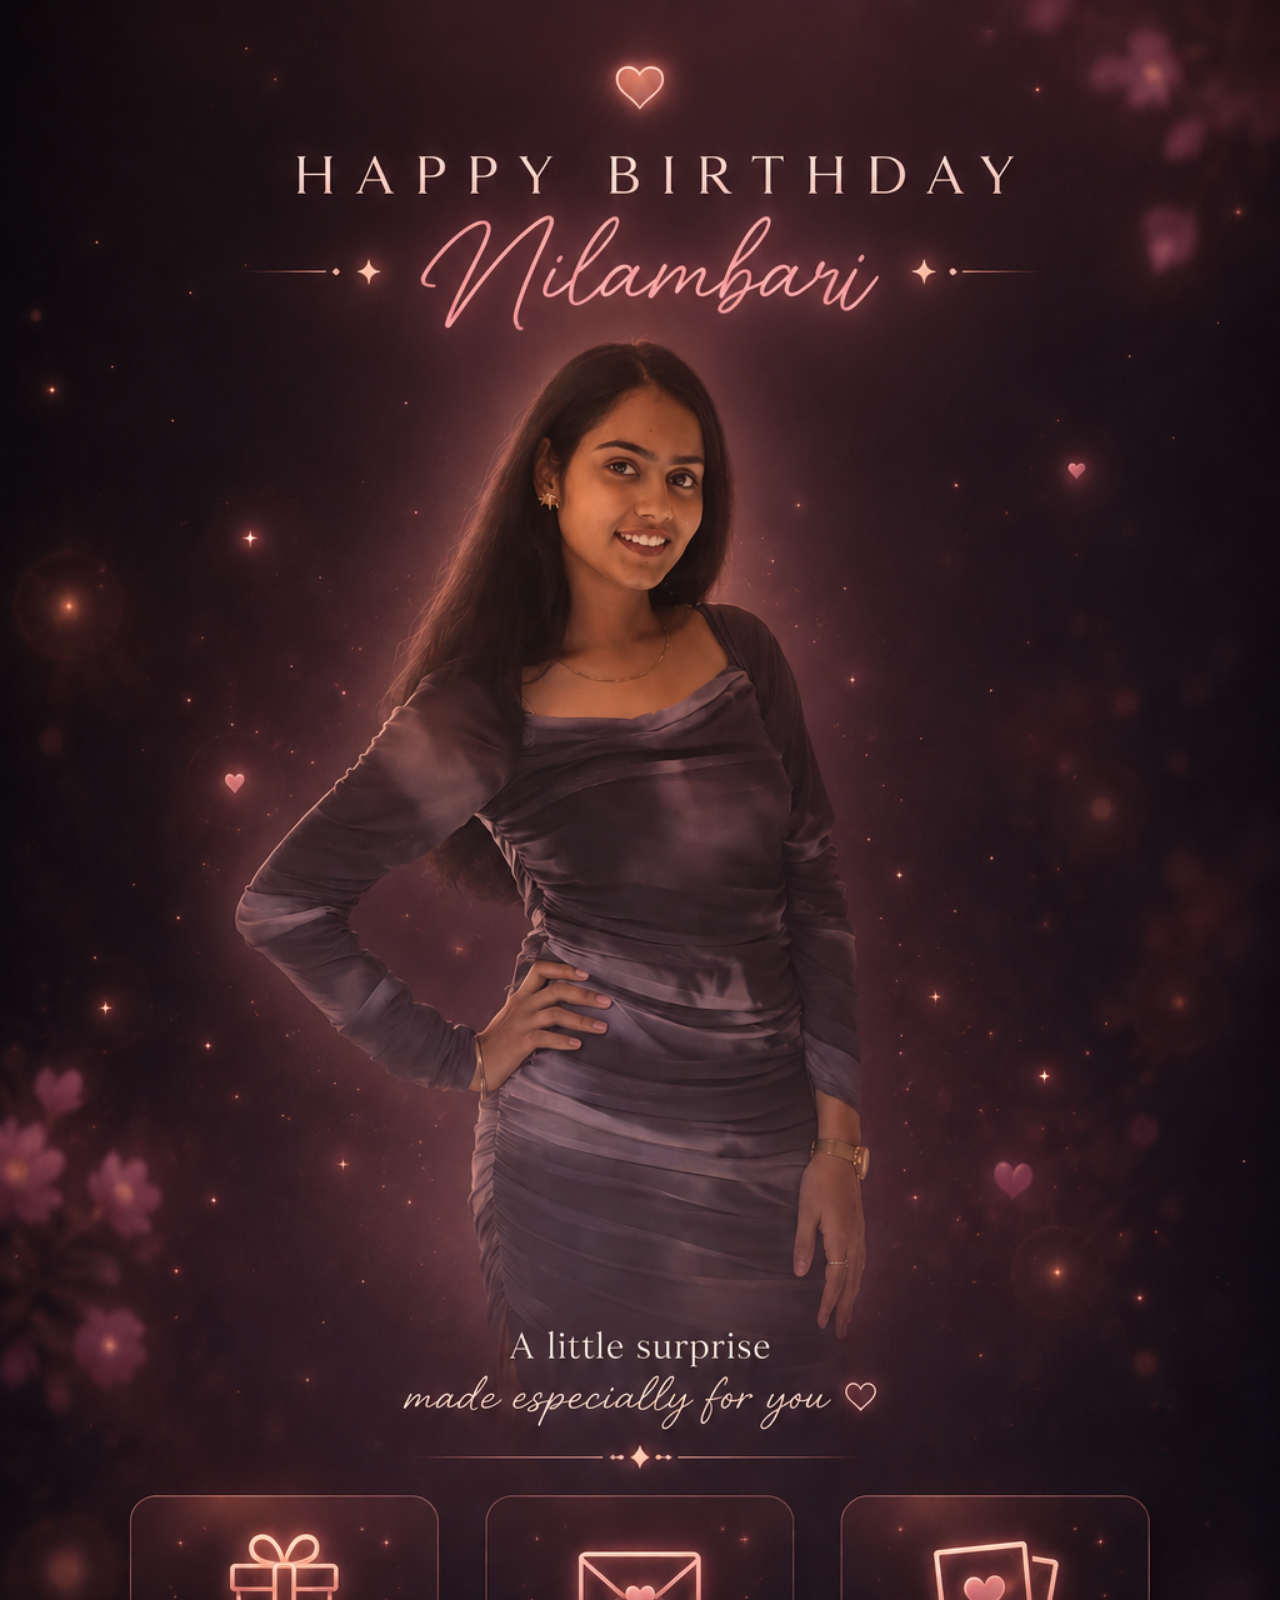
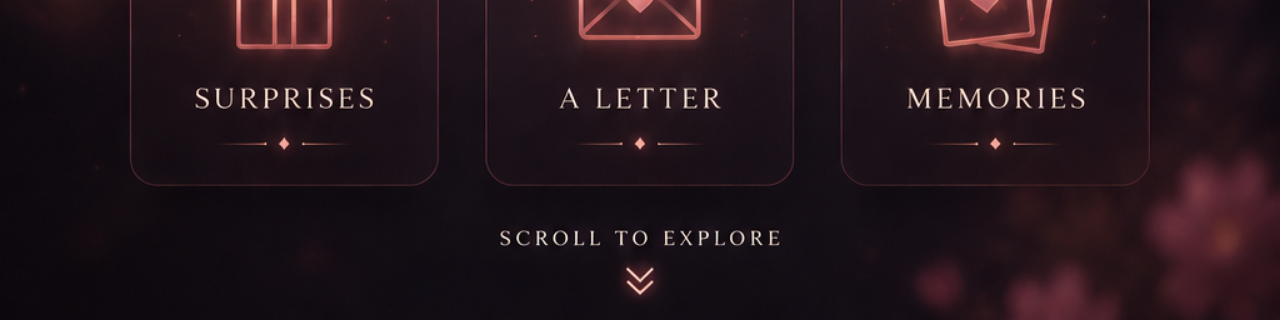
<file: index.html>
<!DOCTYPE html>
<html lang="en">
<head>
    <meta charset="UTF-8">
    <meta name="viewport" content="width=device-width, initial-scale=1.0">

    <title>Happy Birthday Nilambari ♡</title>

    <link rel="stylesheet" href="style.css">
</head>

<body>

    <div class="birthday-page">

        <!-- YOUR COMPLETE BIRTHDAY DESIGN -->
        <img
            src="image.png"
            alt="Happy Birthday Nilambari"
            class="birthday-image"
        >


        <!--
            INVISIBLE CLICKABLE AREAS

            These sit ON TOP of the cards already present
            inside your image.
        -->

        <!-- SURPRISES -->
        <a
            href="surprises.html"
            class="hotspot surprises-hotspot"
            aria-label="Open Surprises"
        ></a>


        <!-- LETTER -->
        <a
            href="letter.html"
            class="hotspot letter-hotspot"
            aria-label="Open Letter"
        ></a>


        <!-- MEMORIES -->
        <a
            href="memories.html"
            class="hotspot memories-hotspot"
            aria-label="Open Memories"
        ></a>

    </div>

</body>
</html>
</file>
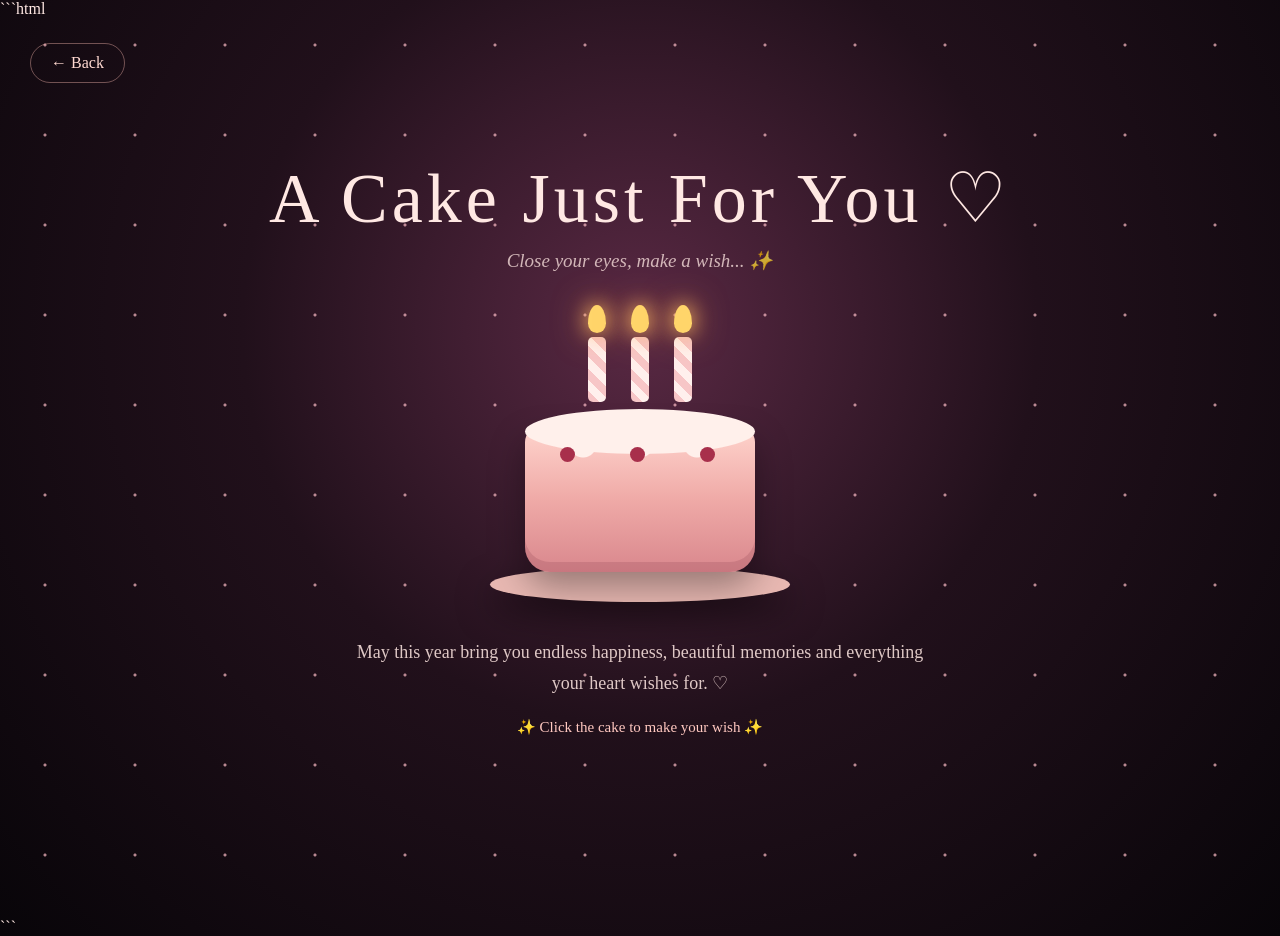
<file: cake.html>
```html
<!DOCTYPE html>
<html lang="en">
<head>
    <meta charset="UTF-8">
    <meta name="viewport" content="width=device-width, initial-scale=1.0">

    <title>A Birthday Cake for Nilambari ♡</title>

    <style>
        * {
            margin: 0;
            padding: 0;
            box-sizing: border-box;
        }

        body {
            min-height: 100vh;
            overflow: hidden;
            font-family: Georgia, serif;
            color: #ffe8e3;

            background:
                radial-gradient(
                    circle at 50% 35%,
                    #5a2944 0%,
                    #21101b 45%,
                    #080509 100%
                );
        }

        /* STARS */

        body::before {
            content: "";
            position: fixed;
            inset: 0;
            pointer-events: none;

            background-image:
                radial-gradient(
                    circle,
                    rgba(255, 190, 200, .7) 1px,
                    transparent 2px
                );

            background-size: 90px 90px;

            animation: stars 12s linear infinite;
        }

        @keyframes stars {
            from {
                transform: translateY(0);
            }

            to {
                transform: translateY(-90px);
            }
        }

        /* PAGE */

        .page {
            min-height: 100vh;

            display: flex;
            flex-direction: column;
            align-items: center;
            justify-content: center;

            position: relative;
            z-index: 2;

            padding: 30px 20px;
        }

        /* BACK BUTTON */

        .back {
            position: absolute;
            top: 25px;
            left: 30px;

            color: #ffd9d1;
            text-decoration: none;

            border: 1px solid rgba(255,190,180,.4);

            padding: 10px 20px;

            border-radius: 30px;

            transition: .3s;
        }

        .back:hover {
            background: rgba(255,170,160,.15);
            transform: translateX(-4px);
        }

        /* TITLE */

        h1 {
            font-size: clamp(38px, 7vw, 70px);
            font-weight: normal;
            letter-spacing: 4px;

            text-align: center;

            margin-bottom: 10px;
        }

        .subtitle {
            font-size: 19px;
            font-style: italic;
            opacity: .75;

            text-align: center;
            margin-bottom: 40px;
        }

        /* CAKE AREA */

        .cake-container {
            position: relative;

            width: 330px;
            height: 300px;

            display: flex;
            justify-content: center;
            align-items: flex-end;

            cursor: pointer;
        }

        /* PLATE */

        .plate {
            position: absolute;
            bottom: 10px;

            width: 300px;
            height: 35px;

            background: #e8b8b2;

            border-radius: 50%;

            box-shadow:
                0 15px 35px rgba(0,0,0,.5);
        }

        /* CAKE */

        .cake {
            position: absolute;
            bottom: 40px;

            width: 230px;
            height: 145px;

            border-radius: 15px 15px 25px 25px;

            background:
                linear-gradient(
                    to bottom,
                    #ffd4cd 0%,
                    #efaaa7 50%,
                    #d9878d 100%
                );

            box-shadow:
                inset 0 -10px 0 rgba(100,30,50,.15),
                0 15px 35px rgba(0,0,0,.35);

            animation: cakeFloat 3s ease-in-out infinite;
        }

        @keyframes cakeFloat {
            0%,100% {
                transform: translateY(0);
            }

            50% {
                transform: translateY(-6px);
            }
        }

        /* ICING */

        .icing {
            position: absolute;
            top: -18px;
            left: 0;

            width: 100%;
            height: 45px;

            background: #fff0eb;

            border-radius: 50%;
        }

        .icing::after {
            content: "";

            position: absolute;

            left: 20px;
            right: 20px;
            bottom: -15px;

            height: 25px;

            background:
                radial-gradient(
                    circle at 20% 0,
                    #fff0eb 0 13px,
                    transparent 14px
                ),
                radial-gradient(
                    circle at 50% 0,
                    #fff0eb 0 13px,
                    transparent 14px
                ),
                radial-gradient(
                    circle at 80% 0,
                    #fff0eb 0 13px,
                    transparent 14px
                );
        }

        /* CAKE DECORATION */

        .cherry {
            position: absolute;

            width: 15px;
            height: 15px;

            border-radius: 50%;

            background: #a82f4b;

            top: 20px;
        }

        .c1 { left: 35px; }
        .c2 { left: 105px; }
        .c3 { right: 40px; }

        /* CANDLES */

        .candles {
            position: absolute;

            top: -90px;

            width: 100%;

            display: flex;
            justify-content: center;
            gap: 25px;
        }

        .candle {
            width: 18px;
            height: 65px;

            border-radius: 5px;

            background:
                repeating-linear-gradient(
                    45deg,
                    #f7c6c7 0 8px,
                    #fff0ed 8px 16px
                );

            position: relative;
        }

        /* FLAMES */

        .flame {
            position: absolute;

            top: -32px;
            left: 50%;

            width: 18px;
            height: 28px;

            transform: translateX(-50%);

            background: #ffd56a;

            border-radius:
                50% 50% 50% 50% /
                65% 65% 35% 35%;

            box-shadow:
                0 0 20px #ffbd63,
                0 0 35px rgba(255,150,70,.7);

            animation: flame 0.8s ease-in-out infinite alternate;
        }

        @keyframes flame {
            from {
                transform:
                    translateX(-50%)
                    scale(.9)
                    rotate(-3deg);
            }

            to {
                transform:
                    translateX(-50%)
                    scale(1.1)
                    rotate(3deg);
            }
        }

        /* MESSAGE */

        .wish {
            margin-top: 25px;

            text-align: center;

            max-width: 600px;

            line-height: 1.7;

            font-size: 18px;

            opacity: .85;
        }

        .instruction {
            margin-top: 20px;

            color: #ffc8c0;

            font-size: 15px;

            animation: pulse 2s infinite;
        }

        @keyframes pulse {
            50% {
                opacity: .4;
            }
        }

        /* HIDDEN WISH */

        .secret {
            margin-top: 15px;

            font-size: 24px;

            color: #ffd0c8;

            opacity: 0;

            transform: translateY(15px);

            transition: .7s;
        }

        .secret.show {
            opacity: 1;
            transform: translateY(0);
        }

        /* MOBILE */

        @media(max-width:600px) {

            .back {
                top: 15px;
                left: 15px;
                padding: 8px 15px;
            }

            h1 {
                margin-top: 40px;
            }

            .cake-container {
                transform: scale(.82);
            }

            .wish {
                font-size: 16px;
            }
        }
    </style>
</head>

<body>

<div class="page">

    <a href="surprises.html" class="back">
        ← Back
    </a>

    <h1>A Cake Just For You ♡</h1>

    <p class="subtitle">
        Close your eyes, make a wish... ✨
    </p>

    <div class="cake-container" id="cake">

        <div class="plate"></div>

        <div class="cake">

            <div class="icing"></div>

            <div class="cherry c1"></div>
            <div class="cherry c2"></div>
            <div class="cherry c3"></div>

            <div class="candles">

                <div class="candle">
                    <div class="flame"></div>
                </div>

                <div class="candle">
                    <div class="flame"></div>
                </div>

                <div class="candle">
                    <div class="flame"></div>
                </div>

            </div>

        </div>

    </div>

    <p class="wish">
        May this year bring you endless happiness,
        beautiful memories and everything your heart wishes for. ♡
    </p>

    <p class="instruction">
        ✨ Click the cake to make your wish ✨
    </p>

    <div class="secret" id="secret">
        Happy Birthday, Nilambari! 🎂💗
    </div>

</div>

<script>

const cake = document.getElementById("cake");
const secret = document.getElementById("secret");

cake.addEventListener("click", () => {

    const flames =
        document.querySelectorAll(".flame");

    flames.forEach(flame => {

        flame.style.display = "none";

    });

    secret.classList.add("show");

    createConfetti();

});

function createConfetti() {

    const symbols = [
        "♡",
        "✦",
        "✧",
        "✨",
        "•"
    ];

    for(let i = 0; i < 45; i++) {

        const particle =
            document.createElement("span");

        particle.innerText =
            symbols[
                Math.floor(
                    Math.random() *
                    symbols.length
                )
            ];

        particle.style.position = "fixed";

        particle.style.left = "50%";
        particle.style.top = "45%";

        particle.style.zIndex = "100";

        particle.style.pointerEvents = "none";

        particle.style.fontSize =
            (12 + Math.random() * 20) + "px";

        particle.style.color = "#ffd0c9";

        document.body.appendChild(particle);

        const x =
            (Math.random() * 2 - 1) * 500;

        const y =
            (Math.random() * 2 - 1) * 400;

        particle.animate(
            [
                {
                    transform:
                        "translate(-50%,-50%) scale(.2)",
                    opacity: 1
                },
                {
                    transform:
                        `translate(
                            calc(-50% + ${x}px),
                            calc(-50% + ${y}px)
                        ) scale(1.2)`,
                    opacity: 0
                }
            ],
            {
                duration:
                    1200 +
                    Math.random() * 1000,

                easing:
                    "cubic-bezier(.2,.8,.2,1)"
            }
        );

        setTimeout(
            () => particle.remove(),
            2300
        );
    }
}

</script>

</body>
</html>
```
</file>
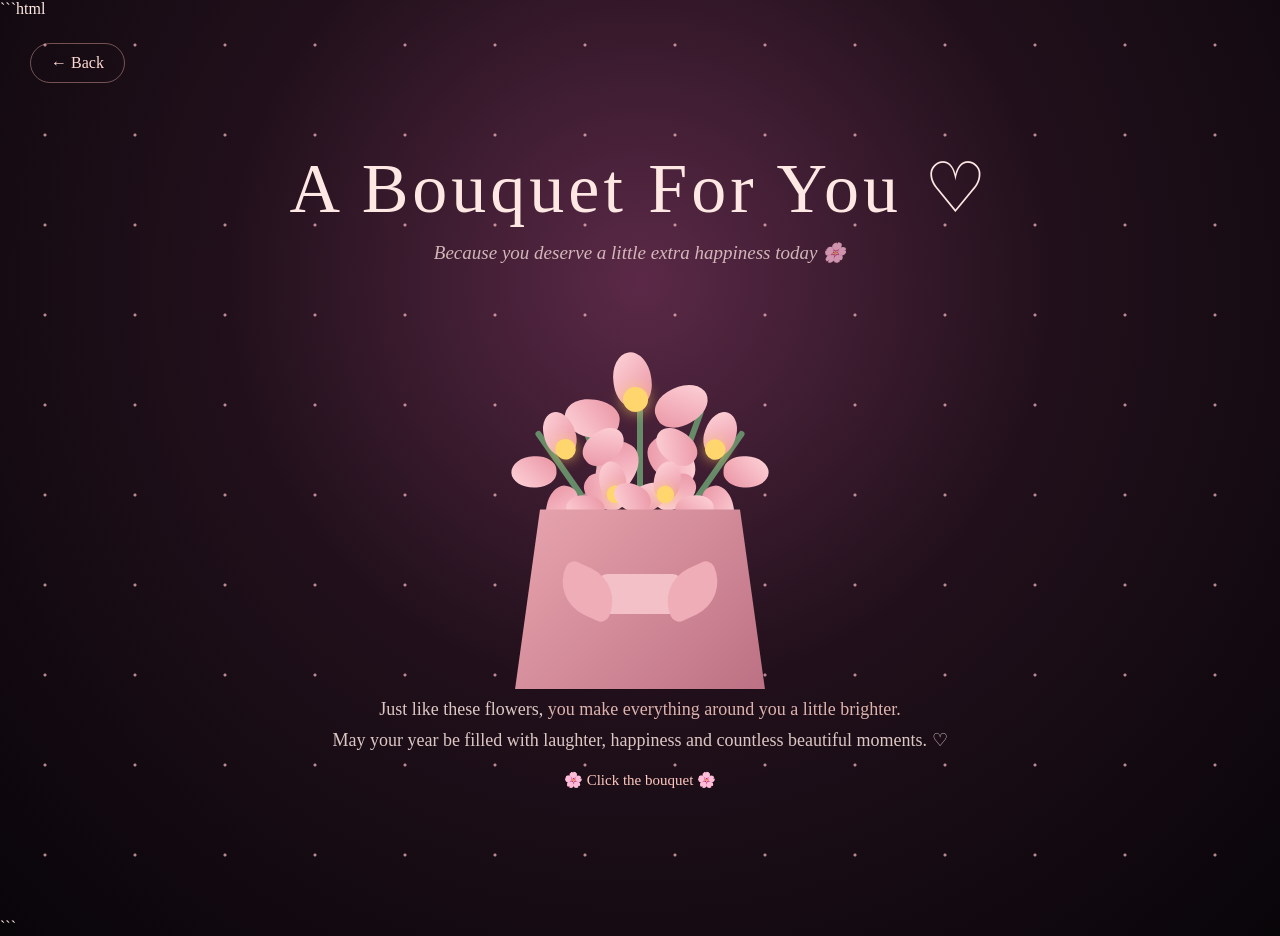
<file: flowers.html>
```html
<!DOCTYPE html>
<html lang="en">
<head>

    <meta charset="UTF-8">
    <meta name="viewport" content="width=device-width, initial-scale=1.0">

    <title>A Bouquet for Nilambari ♡</title>

    <style>

        * {
            margin: 0;
            padding: 0;
            box-sizing: border-box;
        }

        body {

            min-height: 100vh;

            font-family: Georgia, serif;

            color: #ffe8e3;

            background:
                radial-gradient(
                    circle at 50% 30%,
                    #5b2947 0%,
                    #21101b 45%,
                    #080509 100%
                );

            overflow-x: hidden;
        }

        body::before {

            content: "";

            position: fixed;

            inset: 0;

            pointer-events: none;

            background-image:
                radial-gradient(
                    circle,
                    rgba(255,190,200,.7) 1px,
                    transparent 2px
                );

            background-size: 90px 90px;

            animation: stars 12s linear infinite;
        }

        @keyframes stars {

            from {
                transform: translateY(0);
            }

            to {
                transform: translateY(-90px);
            }

        }

        .page {

            min-height: 100vh;

            display: flex;

            flex-direction: column;

            align-items: center;

            justify-content: center;

            padding: 40px 20px;

            position: relative;

            z-index: 2;
        }

        /* BACK */

        .back {

            position: absolute;

            top: 25px;
            left: 30px;

            color: #ffd9d1;

            text-decoration: none;

            border:
                1px solid
                rgba(255,190,180,.4);

            padding: 10px 20px;

            border-radius: 30px;

            transition: .3s;
        }

        .back:hover {

            background:
                rgba(255,170,160,.15);

            transform:
                translateX(-4px);
        }

        /* TITLE */

        h1 {

            font-size:
                clamp(38px, 7vw, 70px);

            font-weight: normal;

            letter-spacing: 4px;

            text-align: center;
        }

        .subtitle {

            margin-top: 12px;

            font-style: italic;

            font-size: 19px;

            opacity: .75;

            text-align: center;
        }

        /* BOUQUET */

        .bouquet {

            position: relative;

            width: 350px;

            height: 390px;

            margin-top: 35px;

            cursor: pointer;
        }

        /* WRAPPER */

        .wrapper {

            position: absolute;

            bottom: 0;

            left: 50%;

            transform:
                translateX(-50%);

            width: 250px;

            height: 180px;

            background:
                linear-gradient(
                    135deg,
                    #e8a5ae,
                    #bd7184
                );

            clip-path:
                polygon(
                    10% 0,
                    90% 0,
                    100% 100%,
                    0 100%
                );

            box-shadow:
                0 20px 30px
                rgba(0,0,0,.35);
        }

        /* RIBBON */

        .ribbon {

            position: absolute;

            bottom: 75px;

            left: 50%;

            transform:
                translateX(-50%);

            width: 85px;

            height: 40px;

            background: #f4c0c7;

            border-radius: 10px;

            z-index: 5;
        }

        .ribbon::before,
        .ribbon::after {

            content: "";

            position: absolute;

            width: 60px;

            height: 45px;

            background: #efadb8;

            top: -5px;
        }

        .ribbon::before {

            right: 65px;

            transform:
                rotate(25deg);

            border-radius:
                10px 40px 10px 40px;
        }

        .ribbon::after {

            left: 65px;

            transform:
                rotate(-25deg);

            border-radius:
                40px 10px 40px 10px;
        }

        /* FLOWERS */

        .flower {

            position: absolute;

            width: 90px;

            height: 90px;

            display: flex;

            justify-content: center;

            align-items: center;

            transition: .5s;
        }

        .petal {

            position: absolute;

            width: 38px;

            height: 55px;

            border-radius:
                50% 50% 45% 45%;

            background:
                linear-gradient(
                    135deg,
                    #ffd5da,
                    #e993a4
                );

            transform-origin:
                50% 100%;
        }

        .p1 {
            transform: rotate(0deg) translateY(-20px);
        }

        .p2 {
            transform: rotate(72deg) translateY(-20px);
        }

        .p3 {
            transform: rotate(144deg) translateY(-20px);
        }

        .p4 {
            transform: rotate(216deg) translateY(-20px);
        }

        .p5 {
            transform: rotate(288deg) translateY(-20px);
        }

        .center {

            width: 25px;
            height: 25px;

            border-radius: 50%;

            background: #ffd56d;

            z-index: 2;

            box-shadow:
                0 0 15px
                rgba(255,210,100,.7);
        }

        /* FLOWER POSITIONS */

        .f1 {
            left: 125px;
            top: 55px;

            transform: rotate(-8deg);
        }

        .f2 {
            left: 55px;
            top: 105px;

            transform:
                scale(.82)
                rotate(-20deg);
        }

        .f3 {
            right: 55px;
            top: 105px;

            transform:
                scale(.82)
                rotate(20deg);
        }

        .f4 {
            left: 105px;
            top: 150px;

            transform:
                scale(.7)
                rotate(-10deg);
        }

        .f5 {
            right: 105px;
            top: 150px;

            transform:
                scale(.7)
                rotate(10deg);
        }

        /* STEMS */

        .stem {

            position: absolute;

            width: 6px;

            height: 180px;

            background: #668b68;

            bottom: 110px;

            left: 50%;

            transform-origin: bottom;

            z-index: -1;

            border-radius: 10px;
        }

        .s1 {
            transform:
                translateX(-50%)
                rotate(0deg);
        }

        .s2 {
            transform:
                translateX(-50%)
                rotate(-20deg);
        }

        .s3 {
            transform:
                translateX(-50%)
                rotate(20deg);
        }

        .s4 {
            transform:
                translateX(-50%)
                rotate(-35deg);
        }

        .s5 {
            transform:
                translateX(-50%)
                rotate(35deg);
        }

        /* MESSAGE */

        .message {

            max-width: 650px;

            text-align: center;

            line-height: 1.7;

            font-size: 18px;

            opacity: .85;

            margin-top: 5px;
        }

        .message strong {

            color: #ffd0c9;

            font-weight: normal;
        }

        .click {

            margin-top: 15px;

            font-size: 15px;

            color: #ffc8c0;

            animation: pulse 2s infinite;
        }

        @keyframes pulse {

            50% {
                opacity: .4;
            }

        }

        /* BOUQUET ANIMATION */

        .bouquet.active .flower {

            animation:
                flowerBloom .8s
                ease forwards;
        }

        @keyframes flowerBloom {

            0% {
                transform:
                    scale(.4)
                    translateY(30px);
                opacity: 0;
            }

            100% {
                opacity: 1;
            }

        }

        /* MOBILE */

        @media(max-width:600px) {

            .back {

                top: 15px;
                left: 15px;

                padding: 8px 15px;
            }

            h1 {

                margin-top: 40px;
            }

            .bouquet {

                transform:
                    scale(.82);

                margin-top: 10px;
            }

            .message {

                font-size: 16px;
            }

        }

    </style>

</head>

<body>

<div class="page">

    <a href="surprises.html" class="back">
        ← Back
    </a>

    <h1>A Bouquet For You ♡</h1>

    <p class="subtitle">
        Because you deserve a little extra happiness today 🌸
    </p>


    <div class="bouquet" id="bouquet">

        <!-- STEMS -->

        <div class="stem s1"></div>
        <div class="stem s2"></div>
        <div class="stem s3"></div>
        <div class="stem s4"></div>
        <div class="stem s5"></div>


        <!-- FLOWER 1 -->

        <div class="flower f1">

            <div class="petal p1"></div>
            <div class="petal p2"></div>
            <div class="petal p3"></div>
            <div class="petal p4"></div>
            <div class="petal p5"></div>

            <div class="center"></div>

        </div>


        <!-- FLOWER 2 -->

        <div class="flower f2">

            <div class="petal p1"></div>
            <div class="petal p2"></div>
            <div class="petal p3"></div>
            <div class="petal p4"></div>
            <div class="petal p5"></div>

            <div class="center"></div>

        </div>


        <!-- FLOWER 3 -->

        <div class="flower f3">

            <div class="petal p1"></div>
            <div class="petal p2"></div>
            <div class="petal p3"></div>
            <div class="petal p4"></div>
            <div class="petal p5"></div>

            <div class="center"></div>

        </div>


        <!-- FLOWER 4 -->

        <div class="flower f4">

            <div class="petal p1"></div>
            <div class="petal p2"></div>
            <div class="petal p3"></div>
            <div class="petal p4"></div>
            <div class="petal p5"></div>

            <div class="center"></div>

        </div>


        <!-- FLOWER 5 -->

        <div class="flower f5">

            <div class="petal p1"></div>
            <div class="petal p2"></div>
            <div class="petal p3"></div>
            <div class="petal p4"></div>
            <div class="petal p5"></div>

            <div class="center"></div>

        </div>


        <!-- WRAPPER -->

        <div class="wrapper"></div>

        <div class="ribbon"></div>

    </div>


    <p class="message">

        Just like these flowers,
        <strong>you make everything around you a little brighter.</strong>

        <br>

        May your year be filled with
        laughter, happiness and countless beautiful moments. ♡

    </p>

    <p class="click">
        🌸 Click the bouquet 🌸
    </p>

</div>


<script>

const bouquet =
    document.getElementById("bouquet");

bouquet.addEventListener("click", () => {

    bouquet.classList.toggle("active");

    createPetals();

});


function createPetals() {

    const symbols = [
        "🌸",
        "🌷",
        "✿",
        "♡",
        "✨"
    ];

    for(let i = 0; i < 25; i++) {

        const petal =
            document.createElement("span");

        petal.innerText =
            symbols[
                Math.floor(
                    Math.random() *
                    symbols.length
                )
            ];

        petal.style.position = "fixed";

        petal.style.left = "50%";
        petal.style.top = "45%";

        petal.style.zIndex = "100";

        petal.style.pointerEvents = "none";

        petal.style.fontSize =
            (15 + Math.random() * 18) + "px";

        document.body.appendChild(petal);

        const x =
            (Math.random() * 2 - 1) * 450;

        const y =
            250 +
            Math.random() * 300;

        petal.animate(

            [
                {
                    transform:
                        "translate(-50%,-50%) scale(.3)",
                    opacity: 1
                },

                {
                    transform:
                        `translate(
                            calc(-50% + ${x}px),
                            calc(-50% + ${y}px)
                        )
                        rotate(360deg)
                        scale(1.1)`,

                    opacity: 0
                }
            ],

            {
                duration:
                    1500 +
                    Math.random() * 1000,

                easing:
                    "cubic-bezier(.2,.8,.2,1)"
            }

        );

        setTimeout(
            () => petal.remove(),
            2600
        );

    }

}

</script>

</body>
</html>
```
</file>
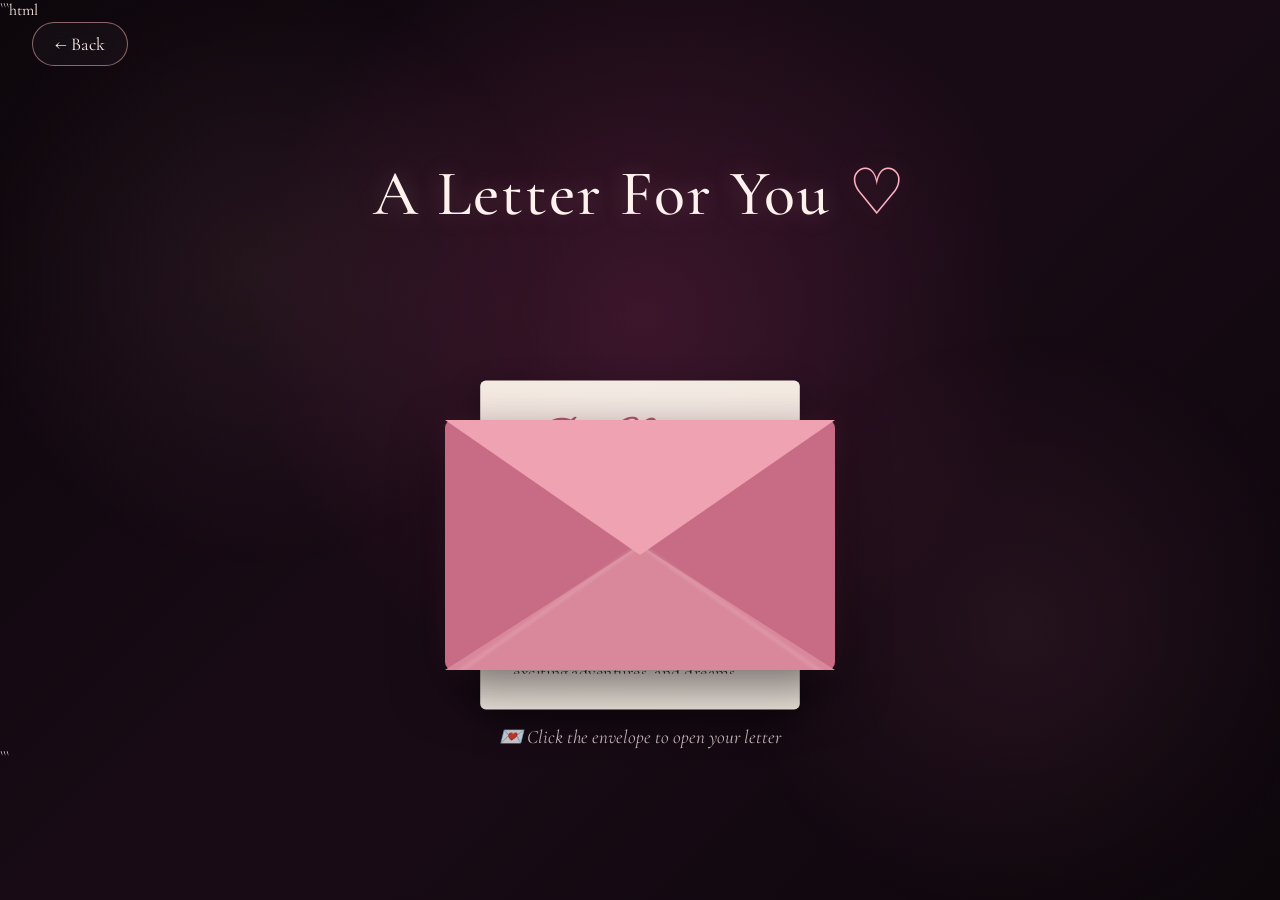
<file: letter.html>
```html
<!DOCTYPE html>
<html lang="en">

<head>

    <meta charset="UTF-8">

    <meta
        name="viewport"
        content="width=device-width, initial-scale=1.0"
    >

    <title>A Letter For Nilambari ♡</title>

    <link
        rel="preconnect"
        href="https://fonts.googleapis.com"
    >

    <link
        rel="preconnect"
        href="https://fonts.gstatic.com"
        crossorigin
    >

    <link
        href="https://fonts.googleapis.com/css2?family=Cormorant+Garamond:wght@400;500;600&family=Great+Vibes&display=swap"
        rel="stylesheet"
    >


    <style>

        /* =====================================================
           RESET
        ===================================================== */

        * {
            box-sizing: border-box;
        }


        html,
        body {
            margin: 0;
            width: 100%;
            min-height: 100%;
        }


        body {

            min-height: 100vh;

            background:
                radial-gradient(
                    circle at 50% 35%,
                    rgba(116, 39, 78, .4),
                    transparent 45%
                ),
                linear-gradient(
                    135deg,
                    #0d070c,
                    #190b16,
                    #0d070c
                );

            color: #fff1ed;

            font-family:
                "Cormorant Garamond",
                serif;

            overflow: hidden;
        }


        /* =====================================================
           BACKGROUND GLOW
        ===================================================== */

        body::before {

            content: "";

            position: fixed;

            inset: 0;

            pointer-events: none;

            background:
                radial-gradient(
                    circle at 20% 30%,
                    rgba(255,160,180,.08),
                    transparent 25%
                ),
                radial-gradient(
                    circle at 80% 70%,
                    rgba(255,130,170,.08),
                    transparent 25%
                );

            z-index: 0;
        }


        /* =====================================================
           BACK BUTTON
        ===================================================== */

        .back-btn {

            position: fixed;

            top: 22px;
            left: 32px;

            padding:
                10px 22px;

            border:
                1px solid
                rgba(255,190,190,.5);

            border-radius: 30px;

            color: #fff0eb;

            text-decoration: none;

            font-size: 18px;

            background:
                rgba(255,255,255,.03);

            backdrop-filter:
                blur(10px);

            transition: .3s;

            z-index: 50;
        }


        .back-btn:hover {

            background:
                rgba(255,170,190,.15);

            transform:
                translateY(-2px);
        }


        /* =====================================================
           TITLE
        ===================================================== */

        .title {

            position: relative;

            z-index: 2;

            text-align: center;

            margin-top: 15vh;

            font-size:
                clamp(42px, 5vw, 72px);

            font-weight: 500;

            letter-spacing: 2px;

            text-shadow:
                0 0 25px
                rgba(255,170,190,.25);

            transition:
                opacity .6s ease,
                transform .6s ease;
        }


        .heart {
            color: #ffb1c0;
        }


        /* =====================================================
           SCENE
        ===================================================== */

        .scene {

            position: relative;

            width: 420px;
            height: 430px;

            margin:
                30px auto 0;

            perspective:
                1200px;

            z-index: 3;

            transition:
                opacity .5s ease;
        }


        /* =====================================================
           ENVELOPE
        ===================================================== */

        .envelope {

            position: absolute;

            width: 390px;
            height: 250px;

            left: 15px;
            top: 145px;

            background: #c76c84;

            border-radius: 8px;

            box-shadow:
                0 20px 50px
                rgba(0,0,0,.5),
                0 0 30px
                rgba(220,100,140,.12);

            cursor: pointer;

            overflow: visible;

            z-index: 5;

            transition:
                transform .5s ease;
        }


        .envelope:hover {

            transform:
                translateY(-5px);
        }


        /* =====================================================
           ENVELOPE BOTTOM FOLD
        ===================================================== */

        .envelope::before {

            content: "";

            position: absolute;

            bottom: 0;
            left: 0;

            width: 0;
            height: 0;

            border-left:
                195px solid transparent;

            border-right:
                195px solid transparent;

            border-bottom:
                125px solid #d9879a;

            z-index: 6;

            pointer-events: none;
        }


        /* =====================================================
           ENVELOPE SIDE FOLDS
        ===================================================== */

        .envelope::after {

            content: "";

            position: absolute;

            inset: 0;

            background:

                linear-gradient(
                    145deg,
                    transparent 49%,
                    rgba(255,255,255,.12) 50%,
                    transparent 51%
                ),

                linear-gradient(
                    215deg,
                    transparent 49%,
                    rgba(255,255,255,.12) 50%,
                    transparent 51%
                );

            z-index: 7;

            pointer-events: none;
        }


        /* =====================================================
           FLAP
        ===================================================== */

        .flap {

            position: absolute;

            top: 0;
            left: 0;

            width: 0;
            height: 0;

            border-left:
                195px solid transparent;

            border-right:
                195px solid transparent;

            border-top:
                135px solid #efa3b2;

            transform-origin:
                top center;

            transition:
                transform .9s
                cubic-bezier(.4,0,.2,1);

            z-index: 10;

            pointer-events: none;
        }


        /* =====================================================
           LETTER BEHIND ENVELOPE
        ===================================================== */

        .letter {

            position: absolute;

            width: 340px;
            height: 350px;

            left: 40px;
            top: 95px;

            background: #fff8ef;

            color: #42222b;

            padding:
                38px 35px;

            border-radius: 6px;

            box-shadow:
                0 15px 40px
                rgba(0,0,0,.45);

            z-index: 2;

            overflow: hidden;

            transform:
                translateY(0)
                scale(.94);

            opacity: .95;

            transition:
                transform 1s
                cubic-bezier(.22,.61,.36,1),
                opacity .5s ease,
                box-shadow .8s ease;
        }


        /* =====================================================
           LETTER CONTENT
        ===================================================== */

        .letter-content {

            height: 100%;

            overflow-y: auto;

            scrollbar-width: none;
        }


        .letter-content::-webkit-scrollbar {
            display: none;
        }


        .letter h2 {

            margin:
                0 0 20px;

            font-family:
                "Great Vibes",
                cursive;

            font-size: 36px;

            color: #b55c78;

            text-align: center;
        }


        .letter p {

            font-size: 19px;

            line-height: 1.55;

            margin:
                0 0 15px;
        }


        .signature {

            margin-top: 20px;

            text-align: right;

            font-family:
                "Great Vibes",
                cursive;

            font-size: 27px;

            color: #b55c78;
        }


        /* =====================================================
           OPEN ENVELOPE
        ===================================================== */

        .scene.open .flap {

            transform:
                rotateX(180deg);
        }


        .scene.open .letter {

            transform:
                translateY(-145px)
                scale(1.03);

            box-shadow:
                0 30px 60px
                rgba(0,0,0,.5);
        }


        /* =====================================================
           INSTRUCTION
        ===================================================== */

        .instruction {

            position: relative;

            z-index: 5;

            text-align: center;

            margin-top: 20px;

            font-size: 19px;

            font-style: italic;

            color:
                rgba(255,235,235,.75);

            animation:
                breathe 2s infinite;

            transition:
                opacity .4s ease;
        }


        @keyframes breathe {

            0%,100% {
                opacity: .6;
            }

            50% {
                opacity: 1;
            }
        }


        /* =====================================================
           POPUP BACKDROP
        ===================================================== */

        .letter-popup {

            position: fixed;

            inset: 0;

            display: flex;

            align-items: center;

            justify-content: center;

            padding: 25px;

            background:
                rgba(5,2,6,.72);

            backdrop-filter:
                blur(0px);

            opacity: 0;

            visibility: hidden;

            pointer-events: none;

            z-index: 100;

            transition:
                opacity .45s ease,
                visibility .45s ease,
                backdrop-filter .6s ease;
        }


        .letter-popup.show {

            opacity: 1;

            visibility: visible;

            pointer-events: auto;

            backdrop-filter:
                blur(10px);
        }


        /* =====================================================
           POPUP LETTER
        ===================================================== */

        .popup-paper {

            position: relative;

            width:
                min(700px, 92vw);

            max-height:
                82vh;

            padding:
                55px 60px 50px;

            background:
                linear-gradient(
                    135deg,
                    #fffaf2,
                    #fff4e9
                );

            color: #42222b;

            border-radius: 8px;

            box-shadow:
                0 40px 100px
                rgba(0,0,0,.65),
                0 0 60px
                rgba(255,170,190,.15);

            overflow-y: auto;

            transform:
                translateY(80px)
                scale(.65)
                rotateX(18deg);

            opacity: 0;

            transition:
                transform .75s
                cubic-bezier(.16,1,.3,1),
                opacity .45s ease;

            scrollbar-width: none;
        }


        .popup-paper::-webkit-scrollbar {
            display: none;
        }


        .letter-popup.show .popup-paper {

            transform:
                translateY(0)
                scale(1)
                rotateX(0);

            opacity: 1;

            animation:
                paperFloat 4s
                ease-in-out
                1s infinite;
        }


        @keyframes paperFloat {

            0%,100% {
                transform:
                    translateY(0);
            }

            50% {
                transform:
                    translateY(-5px);
            }
        }


        /* =====================================================
           PAPER DECORATION
        ===================================================== */

        .popup-paper::before {

            content: "♡";

            position: absolute;

            top: 15px;
            left: 20px;

            font-size: 28px;

            color: #d9879a;

            opacity: .7;
        }


        .popup-paper::after {

            content: "♡";

            position: absolute;

            bottom: 15px;
            right: 20px;

            font-size: 28px;

            color: #d9879a;

            opacity: .7;
        }


        .popup-paper h2 {

            margin:
                0 0 25px;

            font-family:
                "Great Vibes",
                cursive;

            font-size:
                clamp(40px, 7vw, 58px);

            font-weight: normal;

            color: #b55c78;

            text-align: center;
        }


        .popup-paper p {

            font-size:
                clamp(18px, 2vw, 22px);

            line-height: 1.7;

            margin-bottom: 18px;
        }


        .popup-signature {

            margin-top: 25px;

            text-align: right;

            font-family:
                "Great Vibes",
                cursive;

            font-size: 34px;

            color: #b55c78;
        }


        /* =====================================================
           CLOSE BUTTON
        ===================================================== */

        .close-letter {

            position: absolute;

            top: 15px;
            right: 18px;

            width: 38px;
            height: 38px;

            border: none;

            border-radius: 50%;

            background:
                rgba(181,92,120,.1);

            color: #a84e6b;

            font-size: 24px;

            cursor: pointer;

            transition: .3s;

            z-index: 5;
        }


        .close-letter:hover {

            background:
                rgba(181,92,120,.2);

            transform:
                rotate(90deg);
        }


        /* =====================================================
           POPUP CLOSE TEXT
        ===================================================== */

        .close-text {

            display: block;

            margin-top: 20px;

            text-align: center;

            color: #b55c78;

            font-size: 16px;

            font-style: italic;

            opacity: .65;
        }


        /* =====================================================
           MOBILE
        ===================================================== */

        @media(max-width: 600px) {

            body {
                overflow: hidden;
            }


            .back-btn {

                left: 18px;
                top: 18px;

                padding:
                    8px 15px;
            }


            .title {

                margin-top: 14vh;

                font-size: 42px;
            }


            .scene {

                transform:
                    scale(.78);

                transform-origin:
                    top center;

                margin-top: 20px;
            }


            .instruction {

                margin-top: 0;

                font-size: 17px;
            }


            .popup-paper {

                width: 94vw;

                max-height: 82vh;

                padding:
                    45px 25px 35px;

                border-radius: 7px;
            }


            .popup-paper p {

                font-size: 18px;

                line-height: 1.6;
            }


            .popup-signature {

                font-size: 29px;
            }

        }

    </style>

</head>


<body>


    <!-- =====================================================
         BACK BUTTON
    ===================================================== -->

    <a
        href="index.html"
        class="back-btn"
    >
        ← Back
    </a>


    <!-- =====================================================
         TITLE
    ===================================================== -->

    <h1 class="title">

        A Letter For You
        <span class="heart">♡</span>

    </h1>


    <!-- =====================================================
         ENVELOPE SCENE
    ===================================================== -->

    <div
        class="scene"
        id="letterScene"
    >


        <!-- LETTER BEHIND ENVELOPE -->

        <div class="letter">

            <div class="letter-content">

                <h2>
                    Dear Nilambari,
                </h2>

                <p>
                    On your special day, I just want to
                    wish you endless happiness, beautiful
                    moments, and countless reasons to smile.
                </p>

                <p>
                    May this new year of your life be filled
                    with wonderful memories, exciting
                    adventures, and dreams coming true.
                </p>

                <p>
                    Keep smiling, keep shining, and always
                    stay the amazing person you are.
                </p>

                <p>
                    Here's to another beautiful chapter
                    of your life. May it be your best one yet. ♡
                </p>

                <div class="signature">
                    Happy Birthday! ♡
                </div>

            </div>

        </div>


        <!-- ENVELOPE -->

        <div
            class="envelope"
            id="envelope"
        >

            <div class="flap"></div>

        </div>

    </div>


    <!-- =====================================================
         INSTRUCTION
    ===================================================== -->

    <div
        class="instruction"
        id="instruction"
    >
        💌 Click the envelope to open your letter
    </div>


    <!-- =====================================================
         POPUP
    ===================================================== -->

    <div
        class="letter-popup"
        id="letterPopup"
    >

        <div
            class="popup-paper"
            id="popupPaper"
        >

            <button
                class="close-letter"
                id="closeLetter"
                aria-label="Close letter"
            >
                ×
            </button>


            <h2>
                Dear Nilambari,
            </h2>


            <p>
                On your special day, we just want to wish you
                endless happiness, beautiful moments, and
                countless reasons to smile.
            </p>


            <p>
                May this new year of your life be filled with
                wonderful memories, exciting adventures,
                laughter, and dreams coming true.
            </p>


            <p>
                Keep smiling, keep shining, and always stay
                the amazing person you are.
            </p>


            <p>
                Here's to another beautiful chapter of your
                life. May it be your best one yet. ♡
            </p>


            <div class="popup-signature">
                Happy Birthday! ♡
            </div>


            <span class="close-text">
                Made with lots of love ♡
            </span>

        </div>

    </div>


    <!-- =====================================================
         JAVASCRIPT
    ===================================================== -->

    <script>

        const scene =
            document.getElementById("letterScene");

        const envelope =
            document.getElementById("envelope");

        const instruction =
            document.getElementById("instruction");

        const popup =
            document.getElementById("letterPopup");

        const closeLetter =
            document.getElementById("closeLetter");


        let isOpen = false;


        /* =====================================================
           OPEN LETTER
        ===================================================== */

        envelope.addEventListener("click", () => {

            if (isOpen) return;

            isOpen = true;

            scene.classList.add("open");


            instruction.style.opacity = "0";


            /*
                Wait for the envelope flap to open
                before launching the popup.
            */

            setTimeout(() => {

                popup.classList.add("show");

            }, 750);

        });


        /* =====================================================
           CLOSE LETTER
        ===================================================== */

        function closePopup() {

            popup.classList.remove("show");

            setTimeout(() => {

                scene.classList.remove("open");

                instruction.innerHTML =
                    "💌 Click the envelope to open your letter";

                instruction.style.opacity = "1";

                isOpen = false;

            }, 450);

        }


        closeLetter.addEventListener(
            "click",
            closePopup
        );


        /* =====================================================
           CLICK OUTSIDE LETTER
        ===================================================== */

        popup.addEventListener(
            "click",
            (event) => {

                if (
                    event.target === popup
                ) {

                    closePopup();

                }

            }
        );


        /* =====================================================
           ESCAPE KEY
        ===================================================== */

        document.addEventListener(
            "keydown",
            (event) => {

                if (
                    event.key === "Escape" &&
                    isOpen
                ) {

                    closePopup();

                }

            }
        );

    </script>


</body>

</html>
```
</file>
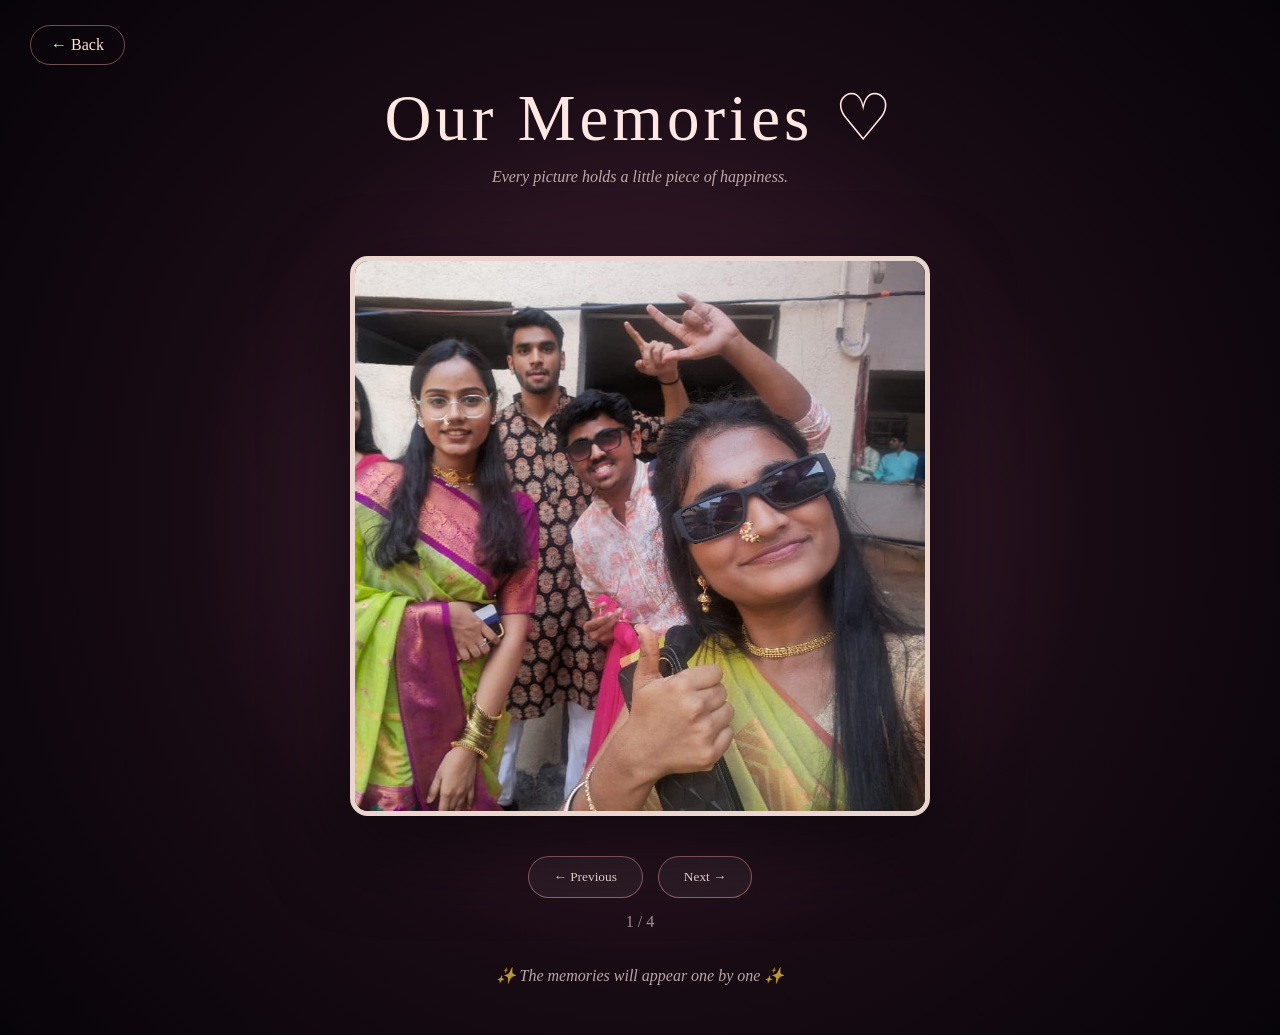
<file: memories.html>
<!DOCTYPE html>
<html lang="en">
<head>

<meta charset="UTF-8">
<meta name="viewport" content="width=device-width, initial-scale=1.0">

<title>Our Memories ♡</title>

<style>

* {
    box-sizing: border-box;
    margin: 0;
    padding: 0;
}

body {
    min-height: 100vh;
    background:
        radial-gradient(circle at center, #52283f, #180b14 55%, #070409);
    color: #ffe8e3;
    font-family: Georgia, serif;
    overflow-x: hidden;
}

.back {
    position: fixed;
    top: 25px;
    left: 30px;
    color: #ffe0d8;
    text-decoration: none;
    border: 1px solid rgba(255,190,180,.4);
    padding: 10px 20px;
    border-radius: 30px;
    z-index: 20;
}

.page {
    min-height: 100vh;
    display: flex;
    flex-direction: column;
    align-items: center;
    padding: 80px 20px 50px;
}

h1 {
    font-size: clamp(35px,6vw,65px);
    font-weight: normal;
    letter-spacing: 4px;
}

.subtitle {
    margin-top: 12px;
    opacity: .7;
    font-style: italic;
}

.gallery {
    width: min(850px, 95%);
    margin-top: 50px;
    position: relative;
    min-height: 600px;
    display: flex;
    justify-content: center;
    align-items: center;
}

.memory {
    position: absolute;
    max-width: 80%;
    max-height: 560px;
    border-radius: 18px;
    object-fit: contain;
    box-shadow: 0 30px 80px rgba(0,0,0,.6);
    border: 5px solid rgba(255,235,225,.9);
    opacity: 0;
    transform: scale(.9);
    transition: 1s;
}

.memory.active {
    opacity: 1;
    transform: scale(1);
}

.controls {
    display: flex;
    gap: 15px;
    margin-top: 20px;
}

button {
    border: 1px solid rgba(255,180,180,.5);
    background: rgba(255,255,255,.05);
    color: #ffe6df;
    padding: 12px 25px;
    border-radius: 30px;
    cursor: pointer;
    font-family: Georgia, serif;
    transition: .3s;
}

button:hover {
    background: rgba(255,170,170,.15);
    transform: translateY(-2px);
}

.counter {
    margin-top: 15px;
    opacity: .6;
}

.note {
    margin-top: 35px;
    text-align: center;
    font-style: italic;
    opacity: .7;
}

</style>
</head>

<body>

<a href="index.html" class="back">← Back</a>

<div class="page">

    <h1>Our Memories ♡</h1>

    <p class="subtitle">
        Every picture holds a little piece of happiness.
    </p>

    <div class="gallery">

        <!-- Change these filenames to your actual photos -->

        <img src="photo1.jpeg"
             class="memory active"
             alt="Memory 1">

        <img src="memory4.jpeg"
             class="memory"
             alt="Memory 2">

        <img src="memory3.jpeg"
             class="memory"
             alt="Memory 3">

        <img src="memory2.png"
             class="memory"
             alt="Memory 4">

    </div>

    <div class="controls">

        <button onclick="previousPhoto()">
            ← Previous
        </button>

        <button onclick="nextPhoto()">
            Next →
        </button>

    </div>

    <div class="counter" id="counter">
        1 / 4
    </div>

    <p class="note">
        ✨ The memories will appear one by one ✨
    </p>

</div>

<script>

const photos = document.querySelectorAll(".memory");

let current = 0;

function showPhoto(index) {

    photos.forEach(photo => {
        photo.classList.remove("active");
    });

    photos[index].classList.add("active");

    document.getElementById("counter").textContent =
        `${index + 1} / ${photos.length}`;
}

function nextPhoto() {

    current++;

    if (current >= photos.length) {
        current = 0;
    }

    showPhoto(current);
}

function previousPhoto() {

    current--;

    if (current < 0) {
        current = photos.length - 1;
    }

    showPhoto(current);
}

</script>

</body>
</html>
</file>
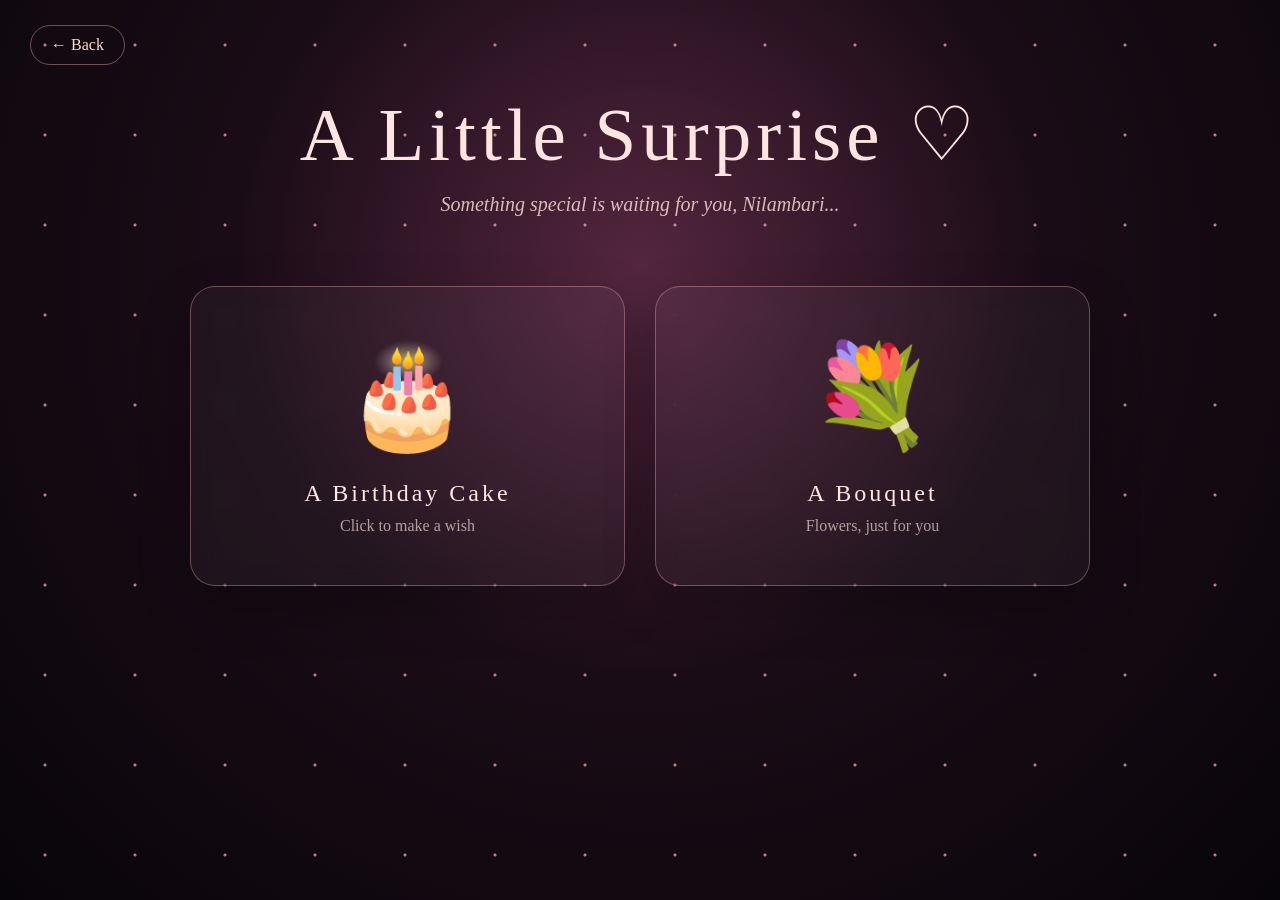
<file: surprises.html>
<!DOCTYPE html>
<html lang="en">
<head>
    <meta charset="UTF-8">
    <meta name="viewport" content="width=device-width, initial-scale=1.0">
    <title>Surprises for Nilambari ♡</title>

    <style>
        * {
            box-sizing: border-box;
            margin: 0;
            padding: 0;
        }

        body {
            min-height: 100vh;
            font-family: Georgia, serif;
            background:
                radial-gradient(circle at 50% 30%, #54263f 0%, #1a0c16 45%, #08050a 100%);
            color: #ffe5df;
            overflow-x: hidden;
        }

        body::before {
            content: "";
            position: fixed;
            inset: 0;
            pointer-events: none;
            background-image:
                radial-gradient(circle, rgba(255,180,190,.7) 1px, transparent 2px);
            background-size: 90px 90px;
            animation: stars 12s linear infinite;
        }

        @keyframes stars {
            from { transform: translateY(0); }
            to { transform: translateY(-90px); }
        }

        .page {
            min-height: 100vh;
            display: flex;
            flex-direction: column;
            align-items: center;
            padding: 60px 20px;
            position: relative;
            z-index: 1;
        }

        .back {
            position: absolute;
            top: 25px;
            left: 30px;
            color: #ffd9d1;
            text-decoration: none;
            border: 1px solid rgba(255,190,180,.4);
            padding: 10px 20px;
            border-radius: 30px;
            transition: .3s;
        }

        .back:hover {
            background: rgba(255,170,160,.15);
            transform: translateX(-4px);
        }

        h1 {
            font-size: clamp(40px, 7vw, 75px);
            font-weight: normal;
            letter-spacing: 5px;
            margin-top: 30px;
        }

        .subtitle {
            margin-top: 15px;
            font-style: italic;
            font-size: 20px;
            opacity: .8;
        }

        .surprise-grid {
            width: min(900px, 100%);
            display: grid;
            grid-template-columns: repeat(2, 1fr);
            gap: 30px;
            margin-top: 70px;
        }

        .surprise-card {
            min-height: 300px;
            border: 1px solid rgba(255,180,180,.35);
            border-radius: 25px;
            background: rgba(255,255,255,.04);
            backdrop-filter: blur(12px);
            display: flex;
            flex-direction: column;
            justify-content: center;
            align-items: center;
            text-decoration: none;
            color: #ffe7e2;
            transition: .4s;
            box-shadow: 0 20px 50px rgba(0,0,0,.25);
        }

        .surprise-card:hover {
            transform: translateY(-10px) scale(1.02);
            border-color: #ffaaa0;
            box-shadow: 0 25px 70px rgba(255,100,120,.18);
        }

        .icon {
            font-size: 100px;
            margin-bottom: 25px;
            animation: float 3s ease-in-out infinite;
        }

        @keyframes float {
            0%,100% { transform: translateY(0); }
            50% { transform: translateY(-12px); }
        }

        .surprise-card h2 {
            letter-spacing: 3px;
            font-weight: normal;
        }

        .surprise-card p {
            margin-top: 10px;
            opacity: .65;
        }

        @media(max-width:650px) {
            .surprise-grid {
                grid-template-columns: 1fr;
            }

            h1 {
                text-align: center;
            }
        }
    </style>
</head>

<body>

<div class="page">

    <a href="index.html" class="back">← Back</a>

    <h1>A Little Surprise ♡</h1>

    <p class="subtitle">
        Something special is waiting for you, Nilambari...
    </p>

    <div class="surprise-grid">

        <a href="cake.html" class="surprise-card">
            <div class="icon">🎂</div>
            <h2>A Birthday Cake</h2>
            <p>Click to make a wish</p>
        </a>

        <a href="flowers.html" class="surprise-card">
            <div class="icon">💐</div>
            <h2>A Bouquet</h2>
            <p>Flowers, just for you</p>
        </a>

    </div>

</div>

</body>
</html>
</file>
<file: style.css>
/* =========================================
   RESET
========================================= */

* {
    margin: 0;
    padding: 0;
    box-sizing: border-box;
}


/* =========================================
   PAGE
========================================= */

html,
body {
    width: 100%;
    min-height: 100%;

    background: #0d070c;
}


body {
    overflow-x: hidden;
}


/* =========================================
   MAIN CONTAINER
========================================= */

.birthday-page {

    position: relative;

    width: 100%;

    min-height: 100vh;

    display: flex;

    justify-content: center;

    background: #0d070c;
}


/* =========================================
   YOUR COMPLETE IMAGE
========================================= */

.birthday-image {

    display: block;

    width: 100%;

    max-width: 1536px;

    height: auto;

    object-fit: contain;

    user-select: none;

    -webkit-user-drag: none;
}


/* =========================================
   INVISIBLE CLICKABLE AREAS
========================================= */

.hotspot {

    position: absolute;

    display: block;

    z-index: 20;

    background: transparent;

    border: none;

    cursor: pointer;

    /*
        IMPORTANT:

        No visible card is created here.

        These are simply invisible clickable
        areas placed over the cards already
        inside your image.
    */

    transition: background 0.25s ease;
}


/* =========================================
   SURPRISES HOTSPOT
========================================= */

.surprises-hotspot {

    /*
        Left card
    */

    left: 11.2%;

    bottom: 11.8%;

    width: 22%;

    height: 12.8%;
}


/* =========================================
   LETTER HOTSPOT
========================================= */

.letter-hotspot {

    /*
        Middle card
    */

    left: 39%;

    bottom: 11.8%;

    width: 22%;

    height: 12.8%;
}


/* =========================================
   MEMORIES HOTSPOT
========================================= */

.memories-hotspot {

    /*
        Right card
    */

    right: 11.2%;

    bottom: 11.8%;

    width: 22%;

    height: 12.8%;
}


/* =========================================
   OPTIONAL HOVER EFFECT
========================================= */

/*
   Keep this DISABLED for a completely
   clean image.

   If you want a subtle glow when the
   mouse moves over a card, uncomment
   the following section.
*/


/*

.hotspot:hover {

    background:
        rgba(255, 170, 190, 0.06);

    border:
        1px solid rgba(255, 190, 200, 0.25);

    border-radius: 20px;

}

*/


/* =========================================
   MOBILE
========================================= */

@media (max-width: 700px) {

    .birthday-page {

        min-height: auto;

    }

    .birthday-image {

        width: 100%;

        height: auto;

    }


    /*
        Mobile card positions
    */

    .surprises-hotspot {

        left: 10%;

        bottom: 12%;

        width: 24%;

        height: 12%;
    }


    .letter-hotspot {

        left: 38%;

        bottom: 12%;

        width: 24%;

        height: 12%;
    }


    .memories-hotspot {

        right: 10%;

        bottom: 12%;

        width: 24%;

        height: 12%;
    }

}
</file>
